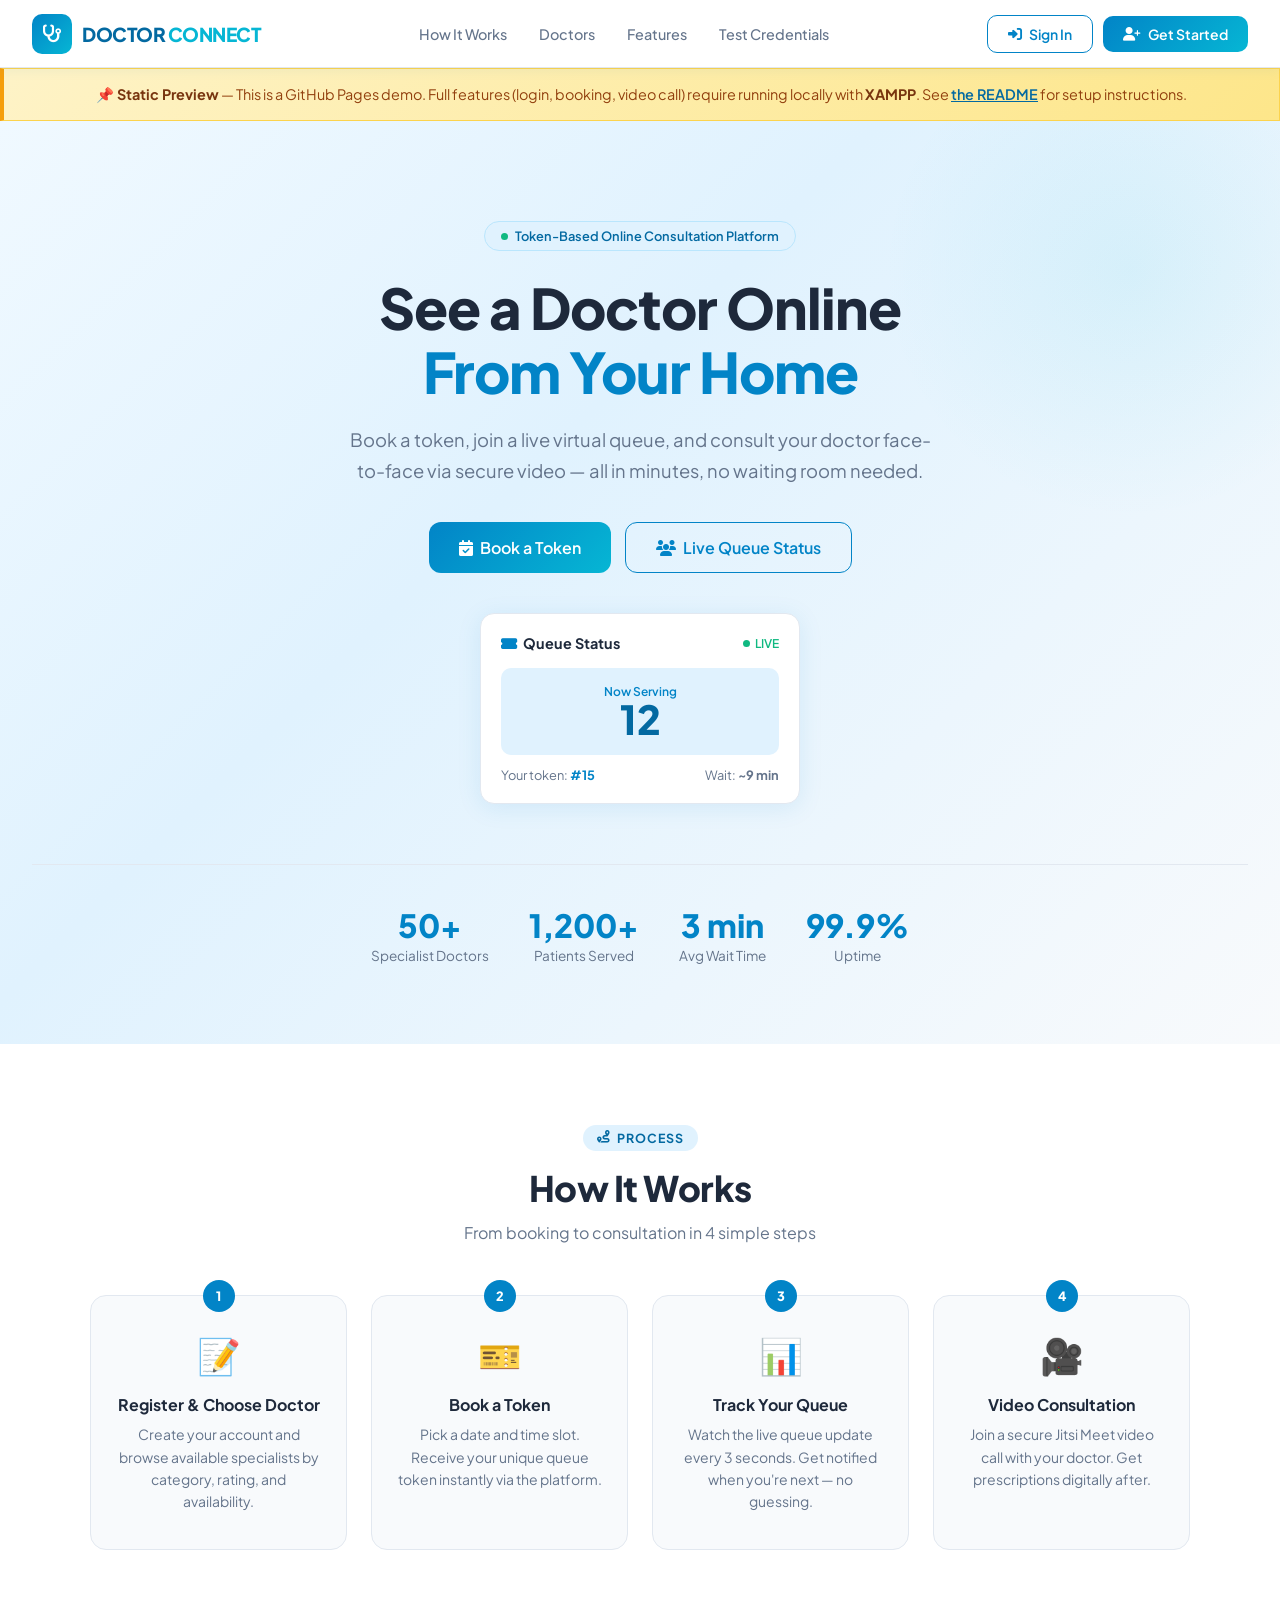
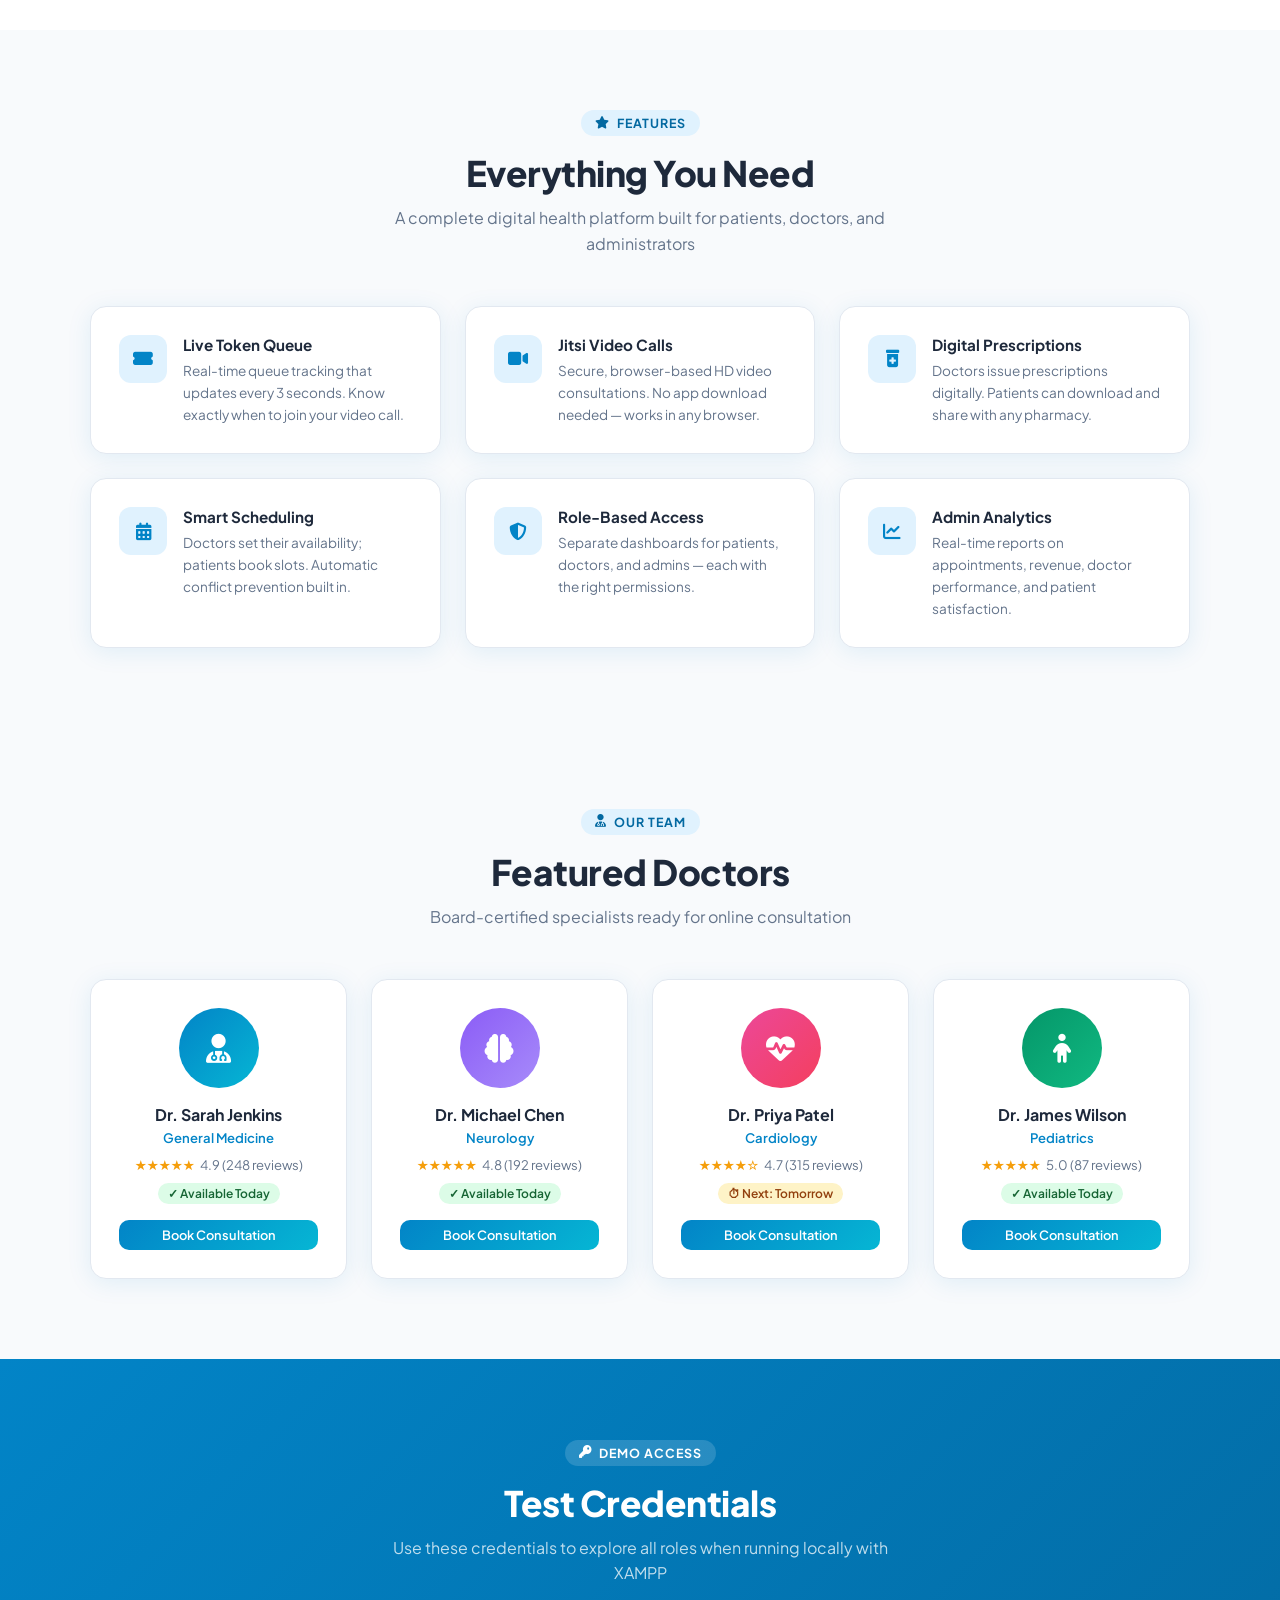
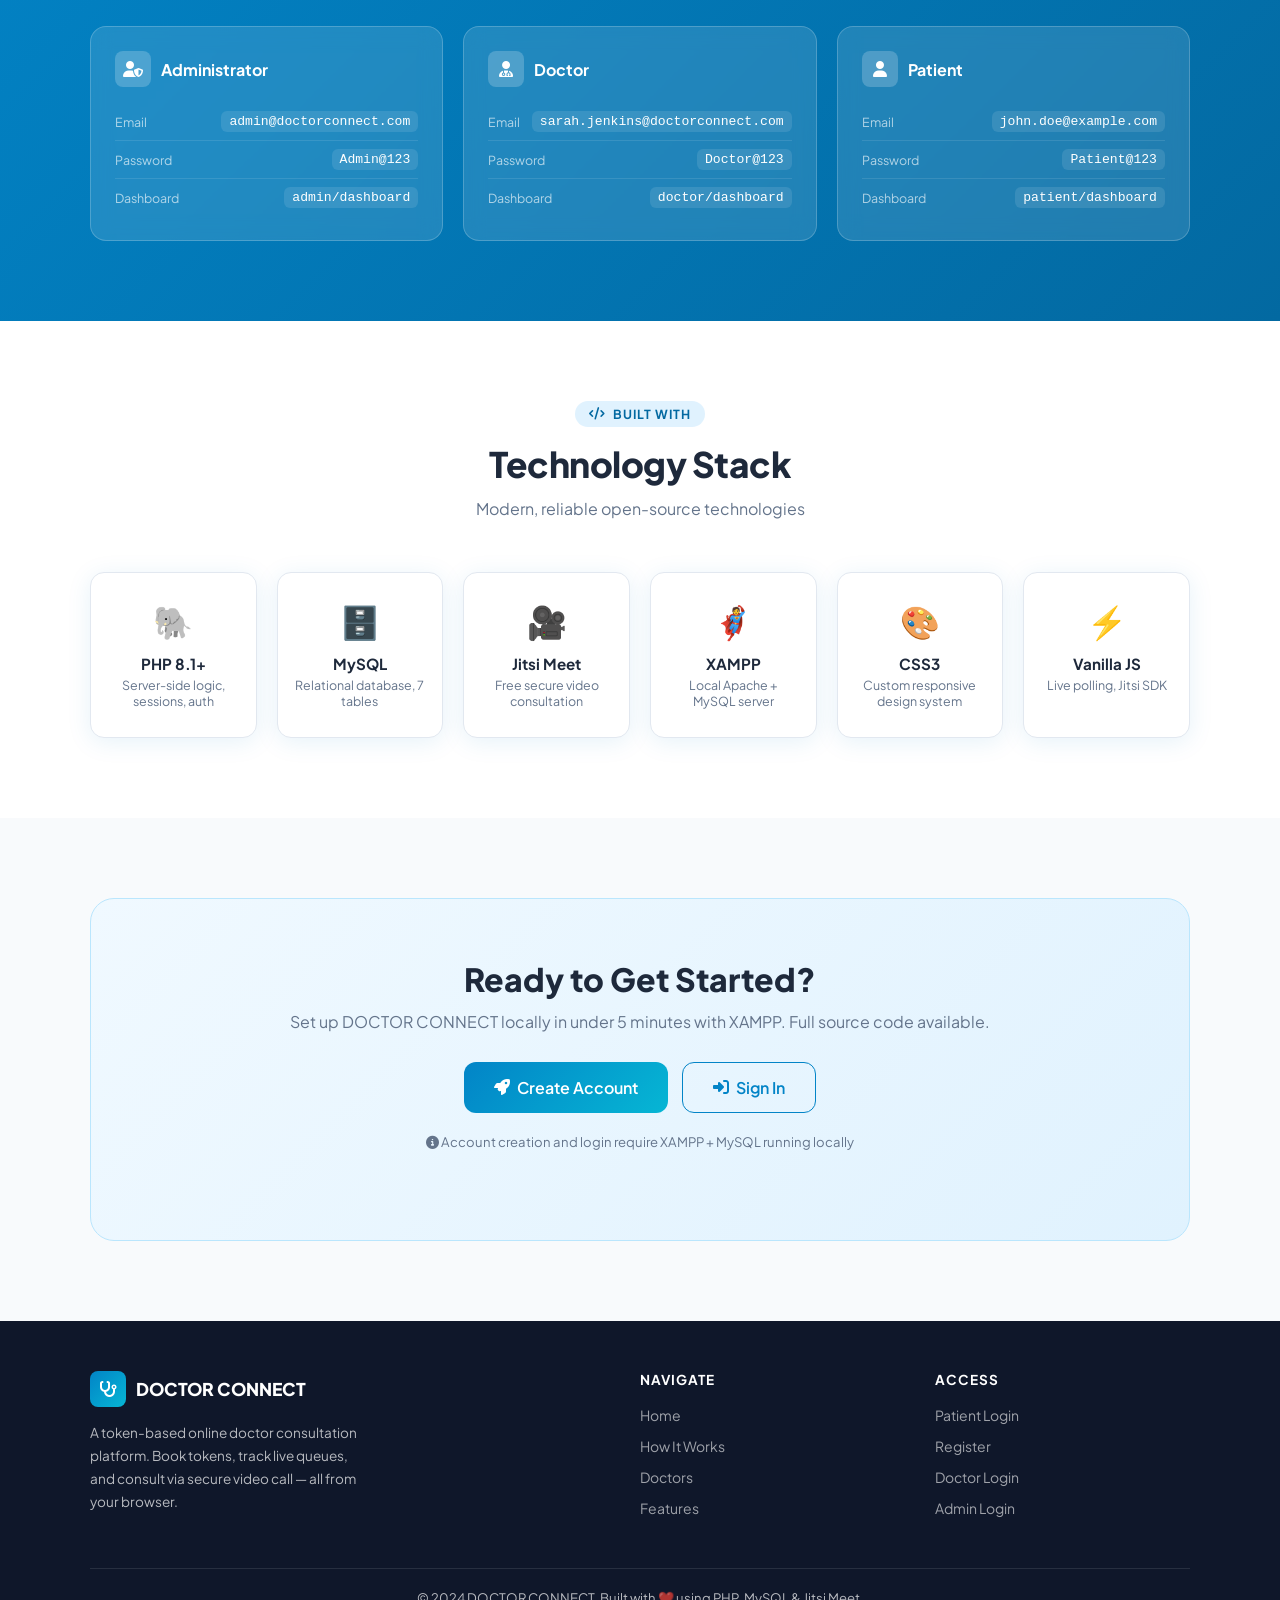
<file: doctorconnected/index.html>
<!DOCTYPE html>
<html lang="en">
<head>
    <meta charset="UTF-8">
    <meta name="viewport" content="width=device-width, initial-scale=1.0">
    <title>DOCTOR CONNECT — Token-Based Online Consultation</title>
    <link href="https://fonts.googleapis.com/css2?family=Plus+Jakarta+Sans:wght@300;400;500;600;700;800&display=swap" rel="stylesheet">
    <link rel="stylesheet" href="https://cdnjs.cloudflare.com/ajax/libs/font-awesome/6.5.0/css/all.min.css">
    <style>
        *, *::before, *::after { box-sizing: border-box; margin: 0; padding: 0; }

        :root {
            --primary: #0284c7;
            --primary-dark: #0369a1;
            --primary-light: #e0f2fe;
            --accent: #06b6d4;
            --success: #10b981;
            --warning: #f59e0b;
            --danger: #ef4444;
            --text: #1e293b;
            --text-muted: #64748b;
            --border: #e2e8f0;
            --bg: #f8fafc;
            --white: #ffffff;
            --shadow: 0 4px 24px rgba(2,132,199,0.10);
            --radius: 16px;
        }

        body { font-family: 'Plus Jakarta Sans', sans-serif; color: var(--text); background: var(--bg); }

        /* ── NAVBAR ── */
        .navbar {
            position: sticky; top: 0; z-index: 100;
            background: rgba(255,255,255,0.95);
            backdrop-filter: blur(12px);
            border-bottom: 1px solid var(--border);
            padding: 0 2rem;
            display: flex; align-items: center; justify-content: space-between;
            height: 68px;
            box-shadow: 0 2px 12px rgba(2,132,199,0.07);
        }
        .nav-brand { display: flex; align-items: center; gap: 10px; text-decoration: none; }
        .nav-logo {
            width: 40px; height: 40px; background: linear-gradient(135deg,#0284c7,#06b6d4);
            border-radius: 10px; display: flex; align-items: center; justify-content: center;
        }
        .nav-logo i { color: #fff; font-size: 1.1rem; }
        .nav-brand-text { font-size: 1.2rem; font-weight: 800; color: var(--primary-dark); letter-spacing: -0.5px; }
        .nav-brand-text span { color: var(--accent); }

        .nav-links { display: flex; gap: 2rem; list-style: none; }
        .nav-links a { text-decoration: none; color: var(--text-muted); font-weight: 500; font-size: 0.9rem; transition: color .2s; }
        .nav-links a:hover { color: var(--primary); }

        .nav-actions { display: flex; gap: 10px; align-items: center; }
        .btn { display: inline-flex; align-items: center; gap: 7px; padding: 9px 20px; border-radius: 10px; font-weight: 600; font-size: 0.875rem; text-decoration: none; cursor: pointer; border: none; transition: all .2s; }
        .btn-outline { background: transparent; border: 1.5px solid var(--primary); color: var(--primary); }
        .btn-outline:hover { background: var(--primary); color: #fff; }
        .btn-primary { background: linear-gradient(135deg,#0284c7,#06b6d4); color: #fff; }
        .btn-primary:hover { background: linear-gradient(135deg,#0369a1,#0891b2); transform: translateY(-1px); box-shadow: 0 4px 16px rgba(2,132,199,0.3); }
        .btn-success { background: var(--success); color: #fff; }
        .btn-success:hover { background: #059669; transform: translateY(-1px); }
        .btn-lg { padding: 14px 30px; font-size: 1rem; border-radius: 12px; }
        .btn-sm { padding: 7px 14px; font-size: 0.8rem; }

        /* ── HERO ── */
        .hero {
            background: linear-gradient(135deg, #f0f9ff 0%, #e0f2fe 40%, #f8fafc 100%);
            padding: 100px 2rem 80px;
            text-align: center;
            position: relative; overflow: hidden;
        }
        .hero::before {
            content: ''; position: absolute; top: -100px; right: -100px;
            width: 500px; height: 500px; border-radius: 50%;
            background: radial-gradient(circle, rgba(6,182,212,0.08) 0%, transparent 70%);
        }
        .hero-badge {
            display: inline-flex; align-items: center; gap: 7px;
            background: var(--primary-light); color: var(--primary-dark);
            border: 1px solid #bae6fd; border-radius: 50px;
            padding: 6px 16px; font-size: 0.8rem; font-weight: 600;
            margin-bottom: 24px;
        }
        .hero-badge .dot { width: 7px; height: 7px; background: var(--success); border-radius: 50%; animation: pulse 2s infinite; }
        @keyframes pulse { 0%,100%{opacity:1;transform:scale(1)} 50%{opacity:.6;transform:scale(1.3)} }
        .hero h1 {
            font-size: clamp(2rem, 5vw, 3.5rem); font-weight: 800; line-height: 1.15;
            color: var(--text); margin-bottom: 20px; letter-spacing: -1px;
        }
        .hero h1 .highlight { color: var(--primary); }
        .hero p { font-size: 1.15rem; color: var(--text-muted); max-width: 600px; margin: 0 auto 36px; line-height: 1.7; }
        .hero-actions { display: flex; gap: 14px; justify-content: center; flex-wrap: wrap; }
        .hero-stats {
            display: flex; gap: 40px; justify-content: center; flex-wrap: wrap;
            margin-top: 60px; padding-top: 40px; border-top: 1px solid var(--border);
        }
        .stat { text-align: center; }
        .stat-num { font-size: 2rem; font-weight: 800; color: var(--primary); }
        .stat-label { font-size: 0.85rem; color: var(--text-muted); margin-top: 2px; }

        /* ── NOTICE BANNER ── */
        .notice-banner {
            background: linear-gradient(135deg,#fef3c7,#fde68a);
            border: 1px solid #fcd34d;
            border-left: 4px solid var(--warning);
            padding: 16px 2rem; text-align: center;
            font-size: 0.9rem; color: #92400e;
        }
        .notice-banner strong { color: #78350f; }
        .notice-banner a { color: var(--primary-dark); font-weight: 600; }

        /* ── SECTIONS ── */
        section { padding: 80px 2rem; }
        .container { max-width: 1100px; margin: 0 auto; }
        .section-label {
            display: inline-flex; align-items: center; gap: 7px;
            background: var(--primary-light); color: var(--primary-dark);
            border-radius: 50px; padding: 5px 14px; font-size: 0.78rem; font-weight: 700;
            text-transform: uppercase; letter-spacing: 1px; margin-bottom: 14px;
        }
        .section-title { font-size: clamp(1.6rem,3vw,2.2rem); font-weight: 800; color: var(--text); margin-bottom: 10px; letter-spacing: -0.5px; }
        .section-sub { color: var(--text-muted); font-size: 1rem; max-width: 540px; line-height: 1.6; }
        .text-center { text-align: center; }
        .text-center .section-sub { margin: 0 auto; }

        /* ── CARDS ── */
        .card {
            background: var(--white); border: 1px solid var(--border);
            border-radius: var(--radius); padding: 28px;
            box-shadow: var(--shadow); transition: transform .2s, box-shadow .2s;
        }
        .card:hover { transform: translateY(-4px); box-shadow: 0 12px 32px rgba(2,132,199,0.13); }

        /* ── HOW IT WORKS ── */
        .steps-bg { background: var(--white); }
        .steps-grid { display: grid; grid-template-columns: repeat(auto-fit, minmax(220px, 1fr)); gap: 24px; margin-top: 50px; }
        .step-card { text-align: center; padding: 36px 24px; border-radius: var(--radius); border: 1px solid var(--border); position: relative; background: var(--bg); }
        .step-num {
            position: absolute; top: -16px; left: 50%; transform: translateX(-50%);
            width: 32px; height: 32px; background: var(--primary); color: #fff;
            border-radius: 50%; display: flex; align-items: center; justify-content: center;
            font-size: 0.8rem; font-weight: 800;
        }
        .step-icon { font-size: 2.2rem; margin-bottom: 16px; }
        .step-title { font-size: 1rem; font-weight: 700; color: var(--text); margin-bottom: 8px; }
        .step-desc { font-size: 0.875rem; color: var(--text-muted); line-height: 1.6; }

        /* ── DOCTORS ── */
        .doctors-bg { background: var(--bg); }
        .doctors-grid { display: grid; grid-template-columns: repeat(auto-fit, minmax(240px, 1fr)); gap: 24px; margin-top: 50px; }
        .doctor-card { text-align: center; border-radius: var(--radius); overflow: hidden; }
        .doctor-avatar {
            width: 80px; height: 80px; border-radius: 50%;
            background: linear-gradient(135deg,#0284c7,#06b6d4);
            display: flex; align-items: center; justify-content: center;
            margin: 0 auto 16px; font-size: 1.8rem; color: #fff;
        }
        .doctor-name { font-size: 1rem; font-weight: 700; color: var(--text); }
        .doctor-spec { font-size: 0.82rem; color: var(--primary); font-weight: 600; margin: 4px 0 10px; }
        .doctor-rating { display: flex; align-items: center; justify-content: center; gap: 5px; font-size: 0.82rem; color: var(--text-muted); }
        .stars { color: #f59e0b; }
        .badge-avail {
            display: inline-block; background: #dcfce7; color: #166534;
            border-radius: 20px; padding: 3px 10px; font-size: 0.75rem; font-weight: 600; margin-top: 10px;
        }
        .badge-busy {
            display: inline-block; background: #fef3c7; color: #92400e;
            border-radius: 20px; padding: 3px 10px; font-size: 0.75rem; font-weight: 600; margin-top: 10px;
        }

        /* ── CREDENTIALS ── */
        .creds-bg { background: linear-gradient(135deg,#0284c7,#0369a1); }
        .creds-grid { display: grid; grid-template-columns: repeat(auto-fit, minmax(260px, 1fr)); gap: 20px; margin-top: 40px; }
        .cred-card {
            background: rgba(255,255,255,0.12);
            border: 1px solid rgba(255,255,255,0.2);
            border-radius: var(--radius); padding: 24px;
            backdrop-filter: blur(10px);
        }
        .cred-role { display: flex; align-items: center; gap: 10px; margin-bottom: 16px; }
        .cred-icon { width: 36px; height: 36px; background: rgba(255,255,255,0.2); border-radius: 8px; display: flex; align-items: center; justify-content: center; }
        .cred-icon i { color: #fff; font-size: 1rem; }
        .cred-role-name { font-weight: 700; color: #fff; font-size: 1rem; }
        .cred-row { display: flex; justify-content: space-between; align-items: center; padding: 8px 0; border-bottom: 1px solid rgba(255,255,255,0.1); }
        .cred-row:last-child { border-bottom: none; }
        .cred-label { font-size: 0.78rem; color: rgba(255,255,255,0.65); }
        .cred-value { font-size: 0.82rem; font-family: monospace; color: #fff; background: rgba(255,255,255,0.1); padding: 3px 8px; border-radius: 6px; }
        .creds-title { color: #fff; }
        .creds-sub { color: rgba(255,255,255,0.75); }

        /* ── TECH STACK ── */
        .tech-bg { background: var(--white); }
        .tech-grid { display: grid; grid-template-columns: repeat(auto-fit, minmax(160px, 1fr)); gap: 20px; margin-top: 50px; }
        .tech-card { text-align: center; padding: 28px 16px; border-radius: 14px; border: 1px solid var(--border); }
        .tech-icon { font-size: 2rem; margin-bottom: 12px; }
        .tech-name { font-weight: 700; font-size: 0.95rem; color: var(--text); margin-bottom: 4px; }
        .tech-desc { font-size: 0.78rem; color: var(--text-muted); }

        /* ── CTA SECTION ── */
        .cta-bg { background: var(--bg); }
        .cta-box {
            background: linear-gradient(135deg,#f0f9ff,#e0f2fe);
            border: 1px solid #bae6fd; border-radius: 24px;
            padding: 60px 40px; text-align: center;
        }
        .cta-box h2 { font-size: 2rem; font-weight: 800; color: var(--text); margin-bottom: 12px; }
        .cta-box p { color: var(--text-muted); font-size: 1rem; margin-bottom: 30px; }

        /* ── FEATURES ── */
        .features-bg { background: var(--bg); }
        .features-grid { display: grid; grid-template-columns: repeat(auto-fit, minmax(280px, 1fr)); gap: 24px; margin-top: 50px; }
        .feature-card { display: flex; gap: 16px; }
        .feature-icon-wrap { width: 48px; height: 48px; border-radius: 12px; background: var(--primary-light); display: flex; align-items: center; justify-content: center; flex-shrink: 0; }
        .feature-icon-wrap i { color: var(--primary); font-size: 1.1rem; }
        .feature-title { font-size: 0.95rem; font-weight: 700; color: var(--text); margin-bottom: 6px; }
        .feature-desc { font-size: 0.85rem; color: var(--text-muted); line-height: 1.6; }

        /* ── FOOTER ── */
        footer {
            background: #0f172a; color: rgba(255,255,255,0.7);
            padding: 50px 2rem 24px;
        }
        .footer-grid { display: grid; grid-template-columns: 2fr 1fr 1fr; gap: 40px; max-width: 1100px; margin: 0 auto 40px; }
        .footer-brand { margin-bottom: 14px; }
        .footer-logo { display: flex; align-items: center; gap: 10px; margin-bottom: 14px; }
        .footer-logo-icon { width: 36px; height: 36px; background: linear-gradient(135deg,#0284c7,#06b6d4); border-radius: 8px; display: flex; align-items: center; justify-content: center; }
        .footer-logo-icon i { color: #fff; }
        .footer-logo-text { font-size: 1.1rem; font-weight: 800; color: #fff; }
        .footer-desc { font-size: 0.85rem; line-height: 1.7; max-width: 280px; }
        .footer-heading { font-size: 0.85rem; font-weight: 700; color: #fff; text-transform: uppercase; letter-spacing: 1px; margin-bottom: 16px; }
        .footer-links { list-style: none; }
        .footer-links li { margin-bottom: 10px; }
        .footer-links a { color: rgba(255,255,255,0.6); text-decoration: none; font-size: 0.875rem; transition: color .2s; }
        .footer-links a:hover { color: #fff; }
        .footer-bottom { border-top: 1px solid rgba(255,255,255,0.1); padding-top: 20px; text-align: center; font-size: 0.82rem; max-width: 1100px; margin: 0 auto; }

        /* ── MOBILE ── */
        @media(max-width:768px){
            .nav-links { display: none; }
            .footer-grid { grid-template-columns: 1fr; }
            .hero { padding: 70px 1.2rem 50px; }
            section { padding: 60px 1.2rem; }
        }

        /* ── QUEUE DEMO WIDGET ── */
        .queue-widget {
            background: var(--white); border: 1px solid var(--border); border-radius: 14px;
            padding: 20px; max-width: 320px; margin: 40px auto 0; box-shadow: var(--shadow);
        }
        .queue-header { display: flex; align-items: center; justify-content: space-between; margin-bottom: 16px; }
        .queue-title { font-weight: 700; font-size: 0.9rem; color: var(--text); }
        .live-dot { display: flex; align-items: center; gap: 5px; font-size: 0.75rem; color: var(--success); font-weight: 600; }
        .live-dot-circle { width: 7px; height: 7px; background: var(--success); border-radius: 50%; animation: pulse 1.5s infinite; }
        .queue-token { text-align: center; padding: 16px; background: var(--primary-light); border-radius: 10px; margin-bottom: 12px; }
        .token-label { font-size: 0.75rem; color: var(--primary); font-weight: 600; }
        .token-num { font-size: 2.5rem; font-weight: 800; color: var(--primary-dark); line-height: 1; }
        .queue-info { display: flex; justify-content: space-between; font-size: 0.8rem; color: var(--text-muted); }

        /* scroll reveal */
        .reveal { opacity: 0; transform: translateY(28px); transition: opacity .6s ease, transform .6s ease; }
        .revealed { opacity: 1; transform: none; }
    </style>
</head>
<body>

<!-- ── NAVBAR ── -->
<nav class="navbar">
    <a href="index.html" class="nav-brand">
        <div class="nav-logo"><i class="fas fa-stethoscope"></i></div>
        <span class="nav-brand-text">DOCTOR <span>CONNECT</span></span>
    </a>
    <ul class="nav-links">
        <li><a href="#how-it-works">How It Works</a></li>
        <li><a href="#doctors">Doctors</a></li>
        <li><a href="#features">Features</a></li>
        <li><a href="#credentials">Test Credentials</a></li>
    </ul>
    <div class="nav-actions">
        <a href="auth/login.html" class="btn btn-outline"><i class="fas fa-sign-in-alt"></i> Sign In</a>
        <a href="auth/register.html" class="btn btn-primary"><i class="fas fa-user-plus"></i> Get Started</a>
    </div>
</nav>

<!-- ── GITHUB PAGES NOTICE ── -->
<div class="notice-banner">
    <strong>📌 Static Preview</strong> — This is a GitHub Pages demo. Full features (login, booking, video call) require running locally with <strong>XAMPP</strong>.
    See <a href="https://github.com">the README</a> for setup instructions.
</div>

<!-- ── HERO ── -->
<section class="hero">
    <div class="hero-badge">
        <span class="dot"></span>
        Token-Based Online Consultation Platform
    </div>
    <h1>See a Doctor Online<br><span class="highlight">From Your Home</span></h1>
    <p>Book a token, join a live virtual queue, and consult your doctor face-to-face via secure video — all in minutes, no waiting room needed.</p>
    <div class="hero-actions">
        <a href="auth/register.html" class="btn btn-primary btn-lg"><i class="fas fa-calendar-check"></i> Book a Token</a>
        <a href="patient/queue.html" class="btn btn-outline btn-lg"><i class="fas fa-users"></i> Live Queue Status</a>
    </div>

    <!-- Mini Queue Widget -->
    <div class="queue-widget reveal">
        <div class="queue-header">
            <span class="queue-title"><i class="fas fa-ticket-alt" style="color:var(--primary);margin-right:6px"></i>Queue Status</span>
            <span class="live-dot"><span class="live-dot-circle"></span> LIVE</span>
        </div>
        <div class="queue-token">
            <div class="token-label">Now Serving</div>
            <div class="token-num" id="tokenNum">12</div>
        </div>
        <div class="queue-info">
            <span>Your token: <strong style="color:var(--primary)">#15</strong></span>
            <span>Wait: <strong>~9 min</strong></span>
        </div>
    </div>

    <div class="hero-stats reveal">
        <div class="stat"><div class="stat-num">50+</div><div class="stat-label">Specialist Doctors</div></div>
        <div class="stat"><div class="stat-num">1,200+</div><div class="stat-label">Patients Served</div></div>
        <div class="stat"><div class="stat-num">3 min</div><div class="stat-label">Avg Wait Time</div></div>
        <div class="stat"><div class="stat-num">99.9%</div><div class="stat-label">Uptime</div></div>
    </div>
</section>

<!-- ── HOW IT WORKS ── -->
<section class="steps-bg" id="how-it-works">
    <div class="container">
        <div class="text-center">
            <div class="section-label"><i class="fas fa-route"></i> Process</div>
            <h2 class="section-title">How It Works</h2>
            <p class="section-sub">From booking to consultation in 4 simple steps</p>
        </div>
        <div class="steps-grid">
            <div class="step-card reveal">
                <div class="step-num">1</div>
                <div class="step-icon">📝</div>
                <div class="step-title">Register &amp; Choose Doctor</div>
                <div class="step-desc">Create your account and browse available specialists by category, rating, and availability.</div>
            </div>
            <div class="step-card reveal">
                <div class="step-num">2</div>
                <div class="step-icon">🎫</div>
                <div class="step-title">Book a Token</div>
                <div class="step-desc">Pick a date and time slot. Receive your unique queue token instantly via the platform.</div>
            </div>
            <div class="step-card reveal">
                <div class="step-num">3</div>
                <div class="step-icon">📊</div>
                <div class="step-title">Track Your Queue</div>
                <div class="step-desc">Watch the live queue update every 3 seconds. Get notified when you're next — no guessing.</div>
            </div>
            <div class="step-card reveal">
                <div class="step-num">4</div>
                <div class="step-icon">🎥</div>
                <div class="step-title">Video Consultation</div>
                <div class="step-desc">Join a secure Jitsi Meet video call with your doctor. Get prescriptions digitally after.</div>
            </div>
        </div>
    </div>
</section>

<!-- ── FEATURES ── -->
<section class="features-bg" id="features">
    <div class="container">
        <div class="text-center">
            <div class="section-label"><i class="fas fa-star"></i> Features</div>
            <h2 class="section-title">Everything You Need</h2>
            <p class="section-sub">A complete digital health platform built for patients, doctors, and administrators</p>
        </div>
        <div class="features-grid" style="margin-top:50px">
            <div class="card feature-card reveal">
                <div class="feature-icon-wrap"><i class="fas fa-ticket-alt"></i></div>
                <div><div class="feature-title">Live Token Queue</div><div class="feature-desc">Real-time queue tracking that updates every 3 seconds. Know exactly when to join your video call.</div></div>
            </div>
            <div class="card feature-card reveal">
                <div class="feature-icon-wrap"><i class="fas fa-video"></i></div>
                <div><div class="feature-title">Jitsi Video Calls</div><div class="feature-desc">Secure, browser-based HD video consultations. No app download needed — works in any browser.</div></div>
            </div>
            <div class="card feature-card reveal">
                <div class="feature-icon-wrap"><i class="fas fa-prescription-bottle-alt"></i></div>
                <div><div class="feature-title">Digital Prescriptions</div><div class="feature-desc">Doctors issue prescriptions digitally. Patients can download and share with any pharmacy.</div></div>
            </div>
            <div class="card feature-card reveal">
                <div class="feature-icon-wrap"><i class="fas fa-calendar-alt"></i></div>
                <div><div class="feature-title">Smart Scheduling</div><div class="feature-desc">Doctors set their availability; patients book slots. Automatic conflict prevention built in.</div></div>
            </div>
            <div class="card feature-card reveal">
                <div class="feature-icon-wrap"><i class="fas fa-shield-alt"></i></div>
                <div><div class="feature-title">Role-Based Access</div><div class="feature-desc">Separate dashboards for patients, doctors, and admins — each with the right permissions.</div></div>
            </div>
            <div class="card feature-card reveal">
                <div class="feature-icon-wrap"><i class="fas fa-chart-line"></i></div>
                <div><div class="feature-title">Admin Analytics</div><div class="feature-desc">Real-time reports on appointments, revenue, doctor performance, and patient satisfaction.</div></div>
            </div>
        </div>
    </div>
</section>

<!-- ── FEATURED DOCTORS ── -->
<section class="doctors-bg" id="doctors">
    <div class="container">
        <div class="text-center">
            <div class="section-label"><i class="fas fa-user-md"></i> Our Team</div>
            <h2 class="section-title">Featured Doctors</h2>
            <p class="section-sub">Board-certified specialists ready for online consultation</p>
        </div>
        <div class="doctors-grid">
            <div class="card doctor-card reveal">
                <div class="doctor-avatar"><i class="fas fa-user-md"></i></div>
                <div class="doctor-name">Dr. Sarah Jenkins</div>
                <div class="doctor-spec">General Medicine</div>
                <div class="doctor-rating"><span class="stars">★★★★★</span> 4.9 (248 reviews)</div>
                <div class="badge-avail">✓ Available Today</div>
                <a href="auth/login.html" class="btn btn-primary btn-sm" style="margin-top:16px;width:100%;justify-content:center">Book Consultation</a>
            </div>
            <div class="card doctor-card reveal">
                <div class="doctor-avatar" style="background:linear-gradient(135deg,#8b5cf6,#a78bfa)"><i class="fas fa-brain"></i></div>
                <div class="doctor-name">Dr. Michael Chen</div>
                <div class="doctor-spec">Neurology</div>
                <div class="doctor-rating"><span class="stars">★★★★★</span> 4.8 (192 reviews)</div>
                <div class="badge-avail">✓ Available Today</div>
                <a href="auth/login.html" class="btn btn-primary btn-sm" style="margin-top:16px;width:100%;justify-content:center">Book Consultation</a>
            </div>
            <div class="card doctor-card reveal">
                <div class="doctor-avatar" style="background:linear-gradient(135deg,#ec4899,#f43f5e)"><i class="fas fa-heartbeat"></i></div>
                <div class="doctor-name">Dr. Priya Patel</div>
                <div class="doctor-spec">Cardiology</div>
                <div class="doctor-rating"><span class="stars">★★★★☆</span> 4.7 (315 reviews)</div>
                <div class="badge-busy">⏱ Next: Tomorrow</div>
                <a href="auth/login.html" class="btn btn-primary btn-sm" style="margin-top:16px;width:100%;justify-content:center">Book Consultation</a>
            </div>
            <div class="card doctor-card reveal">
                <div class="doctor-avatar" style="background:linear-gradient(135deg,#059669,#10b981)"><i class="fas fa-child"></i></div>
                <div class="doctor-name">Dr. James Wilson</div>
                <div class="doctor-spec">Pediatrics</div>
                <div class="doctor-rating"><span class="stars">★★★★★</span> 5.0 (87 reviews)</div>
                <div class="badge-avail">✓ Available Today</div>
                <a href="auth/login.html" class="btn btn-primary btn-sm" style="margin-top:16px;width:100%;justify-content:center">Book Consultation</a>
            </div>
        </div>
    </div>
</section>

<!-- ── TEST CREDENTIALS ── -->
<section class="creds-bg" id="credentials">
    <div class="container">
        <div class="text-center">
            <div class="section-label" style="background:rgba(255,255,255,0.15);color:#fff;border-color:rgba(255,255,255,0.3)"><i class="fas fa-key"></i> Demo Access</div>
            <h2 class="section-title creds-title">Test Credentials</h2>
            <p class="section-sub creds-sub">Use these credentials to explore all roles when running locally with XAMPP</p>
        </div>
        <div class="creds-grid">
            <div class="cred-card">
                <div class="cred-role">
                    <div class="cred-icon"><i class="fas fa-user-shield"></i></div>
                    <span class="cred-role-name">Administrator</span>
                </div>
                <div class="cred-row"><span class="cred-label">Email</span><span class="cred-value">admin@doctorconnect.com</span></div>
                <div class="cred-row"><span class="cred-label">Password</span><span class="cred-value">Admin@123</span></div>
                <div class="cred-row"><span class="cred-label">Dashboard</span><span class="cred-value">admin/dashboard</span></div>
            </div>
            <div class="cred-card">
                <div class="cred-role">
                    <div class="cred-icon"><i class="fas fa-user-md"></i></div>
                    <span class="cred-role-name">Doctor</span>
                </div>
                <div class="cred-row"><span class="cred-label">Email</span><span class="cred-value">sarah.jenkins@doctorconnect.com</span></div>
                <div class="cred-row"><span class="cred-label">Password</span><span class="cred-value">Doctor@123</span></div>
                <div class="cred-row"><span class="cred-label">Dashboard</span><span class="cred-value">doctor/dashboard</span></div>
            </div>
            <div class="cred-card">
                <div class="cred-role">
                    <div class="cred-icon"><i class="fas fa-user"></i></div>
                    <span class="cred-role-name">Patient</span>
                </div>
                <div class="cred-row"><span class="cred-label">Email</span><span class="cred-value">john.doe@example.com</span></div>
                <div class="cred-row"><span class="cred-label">Password</span><span class="cred-value">Patient@123</span></div>
                <div class="cred-row"><span class="cred-label">Dashboard</span><span class="cred-value">patient/dashboard</span></div>
            </div>
        </div>
    </div>
</section>

<!-- ── TECH STACK ── -->
<section class="tech-bg">
    <div class="container">
        <div class="text-center">
            <div class="section-label"><i class="fas fa-code"></i> Built With</div>
            <h2 class="section-title">Technology Stack</h2>
            <p class="section-sub">Modern, reliable open-source technologies</p>
        </div>
        <div class="tech-grid">
            <div class="card tech-card reveal">
                <div class="tech-icon">🐘</div>
                <div class="tech-name">PHP 8.1+</div>
                <div class="tech-desc">Server-side logic, sessions, auth</div>
            </div>
            <div class="card tech-card reveal">
                <div class="tech-icon">🗄️</div>
                <div class="tech-name">MySQL</div>
                <div class="tech-desc">Relational database, 7 tables</div>
            </div>
            <div class="card tech-card reveal">
                <div class="tech-icon">🎥</div>
                <div class="tech-name">Jitsi Meet</div>
                <div class="tech-desc">Free secure video consultation</div>
            </div>
            <div class="card tech-card reveal">
                <div class="tech-icon">🦸</div>
                <div class="tech-name">XAMPP</div>
                <div class="tech-desc">Local Apache + MySQL server</div>
            </div>
            <div class="card tech-card reveal">
                <div class="tech-icon">🎨</div>
                <div class="tech-name">CSS3</div>
                <div class="tech-desc">Custom responsive design system</div>
            </div>
            <div class="card tech-card reveal">
                <div class="tech-icon">⚡</div>
                <div class="tech-name">Vanilla JS</div>
                <div class="tech-desc">Live polling, Jitsi SDK</div>
            </div>
        </div>
    </div>
</section>

<!-- ── CTA ── -->
<section class="cta-bg">
    <div class="container">
        <div class="cta-box reveal">
            <h2>Ready to Get Started?</h2>
            <p>Set up DOCTOR CONNECT locally in under 5 minutes with XAMPP. Full source code available.</p>
            <div style="display:flex;gap:14px;justify-content:center;flex-wrap:wrap">
                <a href="auth/register.html" class="btn btn-primary btn-lg"><i class="fas fa-rocket"></i> Create Account</a>
                <a href="auth/login.html" class="btn btn-outline btn-lg"><i class="fas fa-sign-in-alt"></i> Sign In</a>
            </div>
            <p style="margin-top:20px;font-size:0.82rem;color:var(--text-muted)">
                <i class="fas fa-info-circle"></i> Account creation and login require XAMPP + MySQL running locally
            </p>
        </div>
    </div>
</section>

<!-- ── FOOTER ── -->
<footer>
    <div class="footer-grid">
        <div>
            <div class="footer-logo">
                <div class="footer-logo-icon"><i class="fas fa-stethoscope"></i></div>
                <span class="footer-logo-text">DOCTOR CONNECT</span>
            </div>
            <p class="footer-desc">A token-based online doctor consultation platform. Book tokens, track live queues, and consult via secure video call — all from your browser.</p>
        </div>
        <div>
            <div class="footer-heading">Navigate</div>
            <ul class="footer-links">
                <li><a href="index.html">Home</a></li>
                <li><a href="#how-it-works">How It Works</a></li>
                <li><a href="#doctors">Doctors</a></li>
                <li><a href="#features">Features</a></li>
            </ul>
        </div>
        <div>
            <div class="footer-heading">Access</div>
            <ul class="footer-links">
                <li><a href="auth/login.html">Patient Login</a></li>
                <li><a href="auth/register.html">Register</a></li>
                <li><a href="auth/login.html">Doctor Login</a></li>
                <li><a href="auth/login.html">Admin Login</a></li>
            </ul>
        </div>
    </div>
    <div class="footer-bottom">
        <p>© 2024 DOCTOR CONNECT. Built with ❤️ using PHP, MySQL &amp; Jitsi Meet.</p>
    </div>
</footer>

<script>
    // Scroll reveal animation
    const observer = new IntersectionObserver((entries) => {
        entries.forEach(e => { if (e.isIntersecting) { e.target.classList.add('revealed'); } });
    }, { threshold: 0.1 });
    document.querySelectorAll('.reveal').forEach(el => observer.observe(el));

    // Animated token counter (demo)
    let token = 12;
    setInterval(() => {
        const el = document.getElementById('tokenNum');
        if (el && token < 14) { token++; el.textContent = token; }
    }, 4000);
</script>
</body>
</html>
</file>
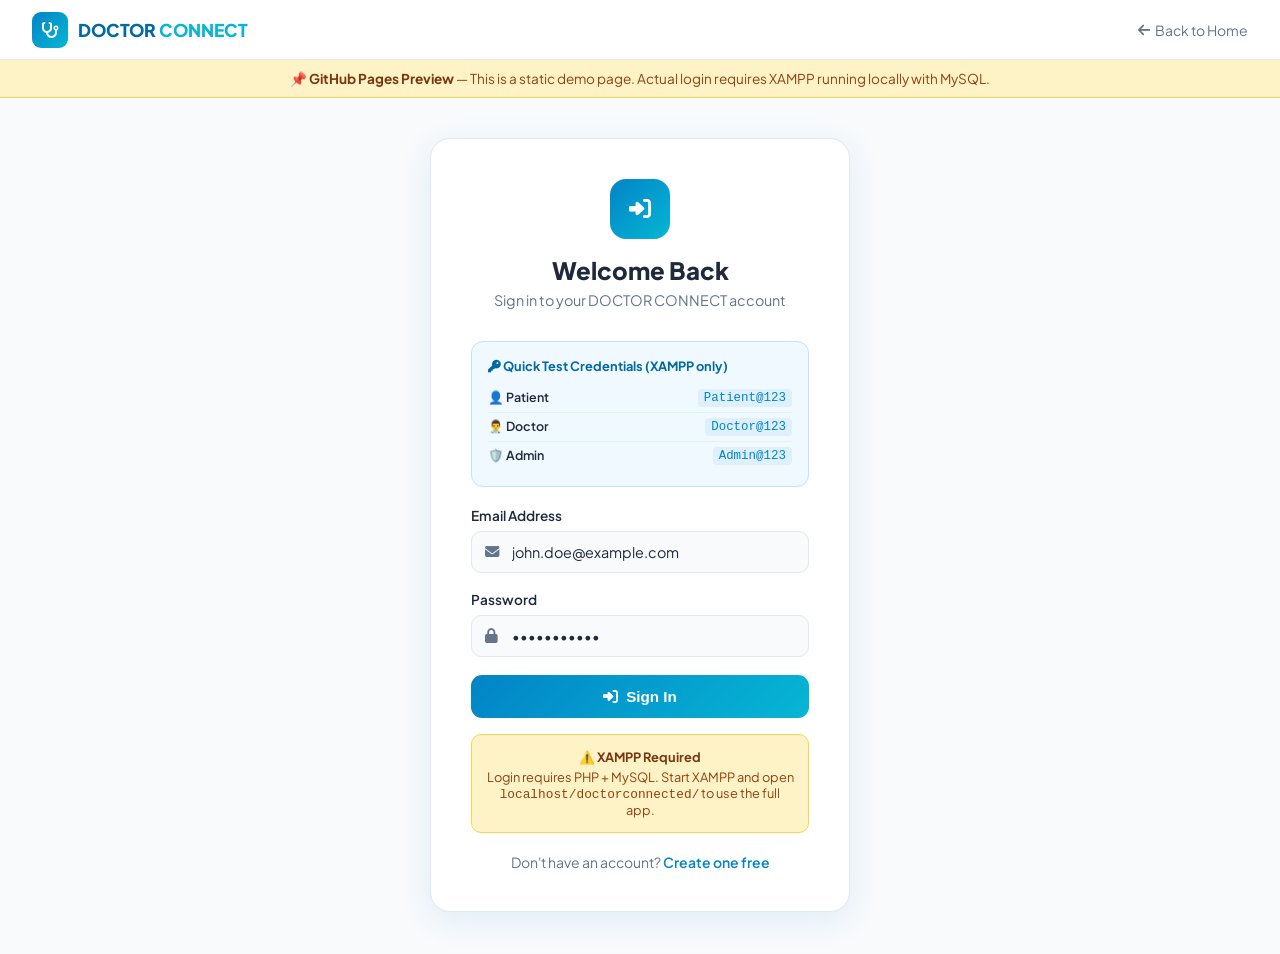
<file: doctorconnected/auth/login.html>
<!DOCTYPE html>
<html lang="en">
<head>
    <meta charset="UTF-8">
    <meta name="viewport" content="width=device-width, initial-scale=1.0">
    <title>Sign In — DOCTOR CONNECT</title>
    <link href="https://fonts.googleapis.com/css2?family=Plus+Jakarta+Sans:wght@400;500;600;700;800&display=swap" rel="stylesheet">
    <link rel="stylesheet" href="https://cdnjs.cloudflare.com/ajax/libs/font-awesome/6.5.0/css/all.min.css">
    <style>
        *, *::before, *::after { box-sizing: border-box; margin: 0; padding: 0; }
        :root { --primary: #0284c7; --primary-dark: #0369a1; --accent: #06b6d4; --text: #1e293b; --text-muted: #64748b; --border: #e2e8f0; --bg: #f8fafc; }
        body { font-family: 'Plus Jakarta Sans', sans-serif; background: var(--bg); min-height: 100vh; display: flex; flex-direction: column; }

        .topbar { background: rgba(255,255,255,0.95); border-bottom: 1px solid var(--border); padding: 0 2rem; height: 60px; display: flex; align-items: center; justify-content: space-between; }
        .brand { display: flex; align-items: center; gap: 10px; text-decoration: none; }
        .brand-icon { width: 36px; height: 36px; background: linear-gradient(135deg,#0284c7,#06b6d4); border-radius: 9px; display: flex; align-items: center; justify-content: center; }
        .brand-icon i { color: #fff; font-size: 1rem; }
        .brand-text { font-size: 1.1rem; font-weight: 800; color: var(--primary-dark); }
        .brand-text span { color: var(--accent); }
        .back-link { color: var(--text-muted); font-size: 0.875rem; text-decoration: none; display: flex; align-items: center; gap: 5px; }
        .back-link:hover { color: var(--primary); }

        .notice { background: #fef3c7; border-bottom: 1px solid #fcd34d; padding: 10px 2rem; text-align: center; font-size: 0.85rem; color: #92400e; }
        .notice strong { color: #78350f; }

        main { flex: 1; display: flex; align-items: center; justify-content: center; padding: 40px 1rem; }
        .card { background: #fff; border: 1px solid var(--border); border-radius: 20px; padding: 40px; width: 100%; max-width: 420px; box-shadow: 0 8px 32px rgba(2,132,199,0.10); }
        .card-header { text-align: center; margin-bottom: 32px; }
        .card-icon { width: 60px; height: 60px; background: linear-gradient(135deg,#0284c7,#06b6d4); border-radius: 16px; display: flex; align-items: center; justify-content: center; margin: 0 auto 16px; }
        .card-icon i { color: #fff; font-size: 1.4rem; }
        .card h1 { font-size: 1.5rem; font-weight: 800; color: var(--text); margin-bottom: 6px; }
        .card p { font-size: 0.9rem; color: var(--text-muted); }

        .form-group { margin-bottom: 18px; }
        label { display: block; font-size: 0.85rem; font-weight: 600; color: var(--text); margin-bottom: 7px; }
        .input-wrap { position: relative; }
        .input-wrap i { position: absolute; left: 14px; top: 50%; transform: translateY(-50%); color: var(--text-muted); font-size: 0.9rem; }
        input[type=email], input[type=password], input[type=text] {
            width: 100%; padding: 11px 14px 11px 40px; border: 1.5px solid var(--border);
            border-radius: 10px; font-size: 0.9rem; font-family: inherit;
            color: var(--text); background: var(--bg); transition: border .2s;
        }
        input:focus { outline: none; border-color: var(--primary); background: #fff; }

        .btn { display: flex; align-items: center; justify-content: center; gap: 8px; width: 100%; padding: 13px; border-radius: 11px; font-weight: 700; font-size: 0.95rem; cursor: pointer; border: none; transition: all .2s; margin-top: 6px; text-decoration: none; }
        .btn-primary { background: linear-gradient(135deg,#0284c7,#06b6d4); color: #fff; }
        .btn-primary:hover { background: linear-gradient(135deg,#0369a1,#0891b2); transform: translateY(-1px); box-shadow: 0 4px 16px rgba(2,132,199,0.3); }

        .divider { text-align: center; margin: 20px 0; font-size: 0.82rem; color: var(--text-muted); position: relative; }
        .divider::before, .divider::after { content:''; position:absolute; top:50%; width:40%; height:1px; background:var(--border); }
        .divider::before { left:0; } .divider::after { right:0; }

        .creds-box { background: #f0f9ff; border: 1px solid #bae6fd; border-radius: 12px; padding: 16px; margin-bottom: 20px; }
        .creds-box h4 { font-size: 0.8rem; font-weight: 700; color: var(--primary-dark); margin-bottom: 10px; }
        .cred-row { display: flex; justify-content: space-between; padding: 5px 0; font-size: 0.78rem; border-bottom: 1px solid #e0f2fe; }
        .cred-row:last-child { border-bottom: none; }
        .cred-role { font-weight: 600; color: var(--text); }
        .cred-pass { font-family: monospace; color: var(--primary); background: rgba(2,132,199,0.08); padding: 2px 6px; border-radius: 4px; }

        .signup-link { text-align: center; font-size: 0.875rem; color: var(--text-muted); margin-top: 20px; }
        .signup-link a { color: var(--primary); font-weight: 600; text-decoration: none; }
        .signup-link a:hover { text-decoration: underline; }

        .xampp-warning { background: #fef3c7; border: 1px solid #fcd34d; border-radius: 10px; padding: 14px; margin-top: 16px; font-size: 0.8rem; color: #92400e; text-align: center; }
        .xampp-warning strong { display: block; margin-bottom: 4px; color: #78350f; }
    </style>
</head>
<body>
<div class="topbar">
    <a href="../index.html" class="brand">
        <div class="brand-icon"><i class="fas fa-stethoscope"></i></div>
        <span class="brand-text">DOCTOR <span>CONNECT</span></span>
    </a>
    <a href="../index.html" class="back-link"><i class="fas fa-arrow-left"></i> Back to Home</a>
</div>

<div class="notice">
    <strong>📌 GitHub Pages Preview</strong> — This is a static demo page. Actual login requires XAMPP running locally with MySQL.
</div>

<main>
    <div class="card">
        <div class="card-header">
            <div class="card-icon"><i class="fas fa-sign-in-alt"></i></div>
            <h1>Welcome Back</h1>
            <p>Sign in to your DOCTOR CONNECT account</p>
        </div>

        <!-- Quick fill credentials -->
        <div class="creds-box">
            <h4><i class="fas fa-key"></i> Quick Test Credentials (XAMPP only)</h4>
            <div class="cred-row"><span class="cred-role">👤 Patient</span><span class="cred-pass">Patient@123</span></div>
            <div class="cred-row"><span class="cred-role">👨‍⚕️ Doctor</span><span class="cred-pass">Doctor@123</span></div>
            <div class="cred-row"><span class="cred-role">🛡️ Admin</span><span class="cred-pass">Admin@123</span></div>
        </div>

        <form onsubmit="handleLogin(event)">
            <div class="form-group">
                <label for="email">Email Address</label>
                <div class="input-wrap">
                    <i class="fas fa-envelope"></i>
                    <input type="email" id="email" placeholder="you@example.com" value="john.doe@example.com">
                </div>
            </div>
            <div class="form-group">
                <label for="password">Password</label>
                <div class="input-wrap">
                    <i class="fas fa-lock"></i>
                    <input type="password" id="password" placeholder="Enter your password" value="Patient@123">
                </div>
            </div>
            <button type="submit" class="btn btn-primary"><i class="fas fa-sign-in-alt"></i> Sign In</button>
        </form>

        <div class="xampp-warning">
            <strong>⚠️ XAMPP Required</strong>
            Login requires PHP + MySQL. Start XAMPP and open <code>localhost/doctorconnected/</code> to use the full app.
        </div>

        <div class="signup-link">
            Don't have an account? <a href="register.html">Create one free</a>
        </div>
    </div>
</main>

<script>
function handleLogin(e) {
    e.preventDefault();
    alert('⚠️ Login requires XAMPP + MySQL running locally.\n\nTo use the full app:\n1. Install XAMPP\n2. Place project in C:\\xampp\\htdocs\\doctorconnected\\\n3. Open localhost/doctorconnected/\n4. Use credentials shown on screen');
}
</script>
</body>
</html>
</file>
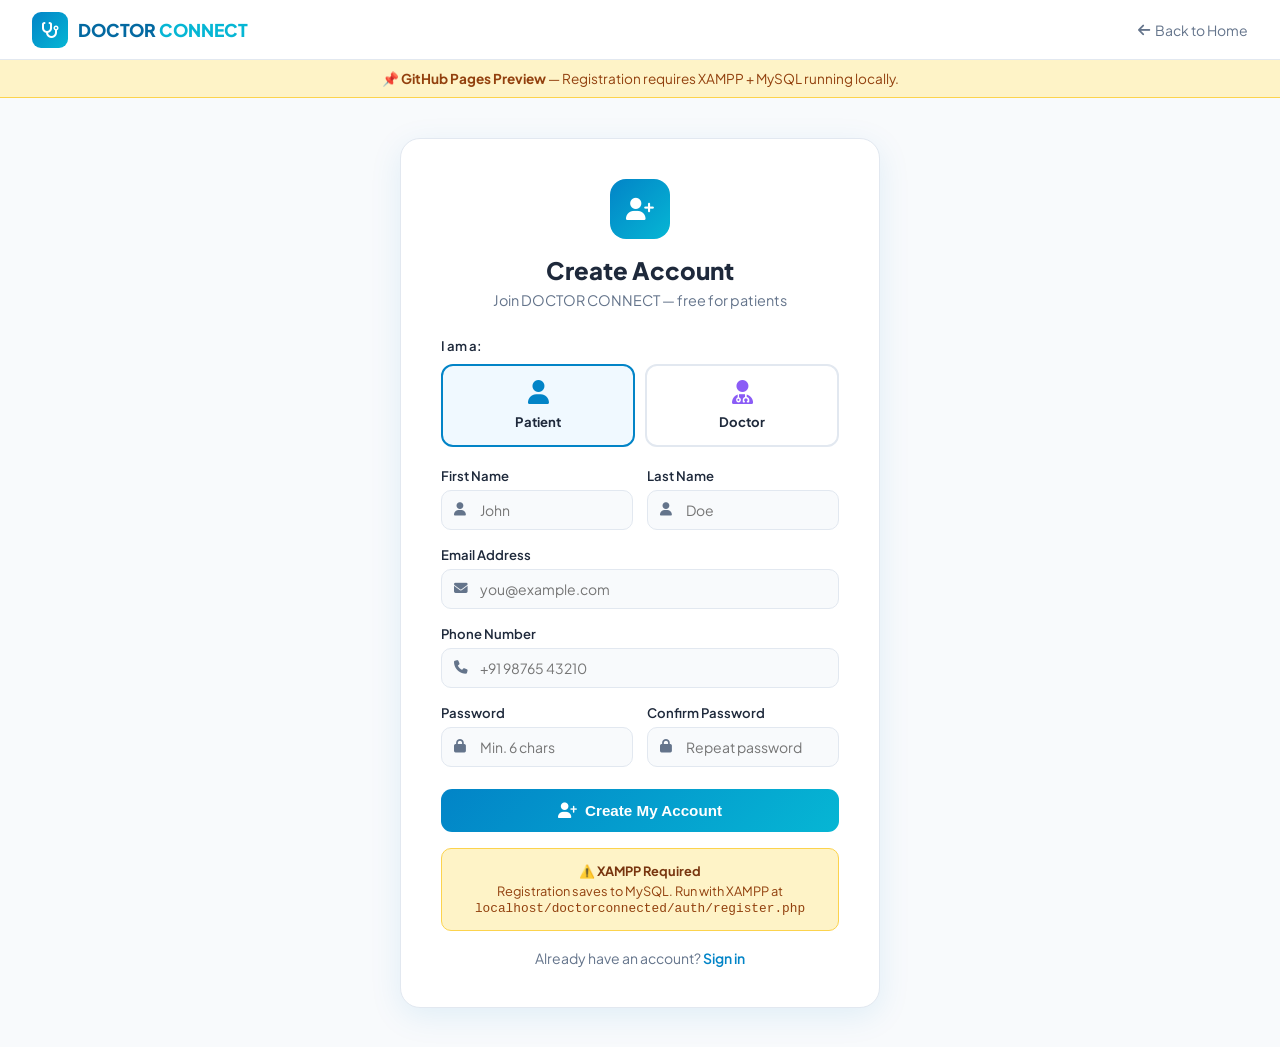
<file: doctorconnected/auth/register.html>
<!DOCTYPE html>
<html lang="en">
<head>
    <meta charset="UTF-8">
    <meta name="viewport" content="width=device-width, initial-scale=1.0">
    <title>Register — DOCTOR CONNECT</title>
    <link href="https://fonts.googleapis.com/css2?family=Plus+Jakarta+Sans:wght@400;500;600;700;800&display=swap" rel="stylesheet">
    <link rel="stylesheet" href="https://cdnjs.cloudflare.com/ajax/libs/font-awesome/6.5.0/css/all.min.css">
    <style>
        *, *::before, *::after { box-sizing: border-box; margin: 0; padding: 0; }
        :root { --primary: #0284c7; --primary-dark: #0369a1; --accent: #06b6d4; --text: #1e293b; --text-muted: #64748b; --border: #e2e8f0; --bg: #f8fafc; }
        body { font-family: 'Plus Jakarta Sans', sans-serif; background: var(--bg); min-height: 100vh; display: flex; flex-direction: column; }

        .topbar { background: rgba(255,255,255,0.95); border-bottom: 1px solid var(--border); padding: 0 2rem; height: 60px; display: flex; align-items: center; justify-content: space-between; }
        .brand { display: flex; align-items: center; gap: 10px; text-decoration: none; }
        .brand-icon { width: 36px; height: 36px; background: linear-gradient(135deg,#0284c7,#06b6d4); border-radius: 9px; display: flex; align-items: center; justify-content: center; }
        .brand-icon i { color: #fff; }
        .brand-text { font-size: 1.1rem; font-weight: 800; color: var(--primary-dark); }
        .brand-text span { color: var(--accent); }
        .back-link { color: var(--text-muted); font-size: 0.875rem; text-decoration: none; display: flex; align-items: center; gap: 5px; }
        .back-link:hover { color: var(--primary); }

        .notice { background: #fef3c7; border-bottom: 1px solid #fcd34d; padding: 10px 2rem; text-align: center; font-size: 0.85rem; color: #92400e; }

        main { flex: 1; display: flex; align-items: center; justify-content: center; padding: 40px 1rem; }
        .card { background: #fff; border: 1px solid var(--border); border-radius: 20px; padding: 40px; width: 100%; max-width: 480px; box-shadow: 0 8px 32px rgba(2,132,199,0.10); }
        .card-header { text-align: center; margin-bottom: 28px; }
        .card-icon { width: 60px; height: 60px; background: linear-gradient(135deg,#0284c7,#06b6d4); border-radius: 16px; display: flex; align-items: center; justify-content: center; margin: 0 auto 16px; }
        .card-icon i { color: #fff; font-size: 1.4rem; }
        .card h1 { font-size: 1.5rem; font-weight: 800; color: var(--text); margin-bottom: 6px; }
        .card p { font-size: 0.9rem; color: var(--text-muted); }

        .form-row { display: grid; grid-template-columns: 1fr 1fr; gap: 14px; }
        .form-group { margin-bottom: 16px; }
        label { display: block; font-size: 0.82rem; font-weight: 600; color: var(--text); margin-bottom: 6px; }
        .input-wrap { position: relative; }
        .input-wrap i { position: absolute; left: 13px; top: 50%; transform: translateY(-50%); color: var(--text-muted); font-size: 0.85rem; }
        input, select {
            width: 100%; padding: 10px 13px 10px 38px; border: 1.5px solid var(--border);
            border-radius: 10px; font-size: 0.875rem; font-family: inherit; color: var(--text); background: var(--bg);
        }
        select { padding-left: 38px; cursor: pointer; }
        input:focus, select:focus { outline: none; border-color: var(--primary); background: #fff; }

        .btn { display: flex; align-items: center; justify-content: center; gap: 8px; width: 100%; padding: 13px; border-radius: 11px; font-weight: 700; font-size: 0.95rem; cursor: pointer; border: none; transition: all .2s; margin-top: 6px; }
        .btn-primary { background: linear-gradient(135deg,#0284c7,#06b6d4); color: #fff; }
        .btn-primary:hover { background: linear-gradient(135deg,#0369a1,#0891b2); transform: translateY(-1px); }

        .xampp-warning { background: #fef3c7; border: 1px solid #fcd34d; border-radius: 10px; padding: 14px; margin-top: 16px; font-size: 0.8rem; color: #92400e; text-align: center; }
        .xampp-warning strong { display: block; margin-bottom: 4px; color: #78350f; }

        .login-link { text-align: center; font-size: 0.875rem; color: var(--text-muted); margin-top: 18px; }
        .login-link a { color: var(--primary); font-weight: 600; text-decoration: none; }
        .login-link a:hover { text-decoration: underline; }

        .role-cards { display: grid; grid-template-columns: 1fr 1fr; gap: 10px; margin-bottom: 20px; }
        .role-card { border: 2px solid var(--border); border-radius: 12px; padding: 14px; text-align: center; cursor: pointer; transition: all .2s; }
        .role-card:hover { border-color: var(--primary); }
        .role-card.active { border-color: var(--primary); background: #f0f9ff; }
        .role-card i { font-size: 1.5rem; margin-bottom: 6px; display: block; }
        .role-card span { font-size: 0.82rem; font-weight: 700; color: var(--text); }

        @media(max-width:480px) { .form-row { grid-template-columns: 1fr; } .role-cards { grid-template-columns: 1fr 1fr; } }
    </style>
</head>
<body>
<div class="topbar">
    <a href="../index.html" class="brand">
        <div class="brand-icon"><i class="fas fa-stethoscope"></i></div>
        <span class="brand-text">DOCTOR <span>CONNECT</span></span>
    </a>
    <a href="../index.html" class="back-link"><i class="fas fa-arrow-left"></i> Back to Home</a>
</div>
<div class="notice">
    <strong>📌 GitHub Pages Preview</strong> — Registration requires XAMPP + MySQL running locally.
</div>

<main>
    <div class="card">
        <div class="card-header">
            <div class="card-icon"><i class="fas fa-user-plus"></i></div>
            <h1>Create Account</h1>
            <p>Join DOCTOR CONNECT — free for patients</p>
        </div>

        <div style="margin-bottom:20px">
            <label style="margin-bottom:10px">I am a:</label>
            <div class="role-cards">
                <div class="role-card active" onclick="selectRole(this,'patient')">
                    <i class="fas fa-user" style="color:#0284c7"></i>
                    <span>Patient</span>
                </div>
                <div class="role-card" onclick="selectRole(this,'doctor')">
                    <i class="fas fa-user-md" style="color:#8b5cf6"></i>
                    <span>Doctor</span>
                </div>
            </div>
        </div>

        <form onsubmit="handleRegister(event)">
            <div class="form-row">
                <div class="form-group">
                    <label>First Name</label>
                    <div class="input-wrap"><i class="fas fa-user"></i><input type="text" placeholder="John"></div>
                </div>
                <div class="form-group">
                    <label>Last Name</label>
                    <div class="input-wrap"><i class="fas fa-user"></i><input type="text" placeholder="Doe"></div>
                </div>
            </div>
            <div class="form-group">
                <label>Email Address</label>
                <div class="input-wrap"><i class="fas fa-envelope"></i><input type="email" placeholder="you@example.com"></div>
            </div>
            <div class="form-group">
                <label>Phone Number</label>
                <div class="input-wrap"><i class="fas fa-phone"></i><input type="text" placeholder="+91 98765 43210"></div>
            </div>
            <div class="form-row">
                <div class="form-group">
                    <label>Password</label>
                    <div class="input-wrap"><i class="fas fa-lock"></i><input type="password" placeholder="Min. 6 chars"></div>
                </div>
                <div class="form-group">
                    <label>Confirm Password</label>
                    <div class="input-wrap"><i class="fas fa-lock"></i><input type="password" placeholder="Repeat password"></div>
                </div>
            </div>
            <button type="submit" class="btn btn-primary"><i class="fas fa-user-plus"></i> Create My Account</button>
        </form>

        <div class="xampp-warning">
            <strong>⚠️ XAMPP Required</strong>
            Registration saves to MySQL. Run with XAMPP at <code>localhost/doctorconnected/auth/register.php</code>
        </div>

        <div class="login-link">Already have an account? <a href="login.html">Sign in</a></div>
    </div>
</main>

<script>
function selectRole(el, role) {
    document.querySelectorAll('.role-card').forEach(c => c.classList.remove('active'));
    el.classList.add('active');
}
function handleRegister(e) {
    e.preventDefault();
    alert('⚠️ Registration requires XAMPP + MySQL.\n\nTo register:\n1. Install XAMPP\n2. Place project in C:\\xampp\\htdocs\\doctorconnected\\\n3. Run setup.php to create the database\n4. Open localhost/doctorconnected/auth/register.php');
}
</script>
</body>
</html>
</file>
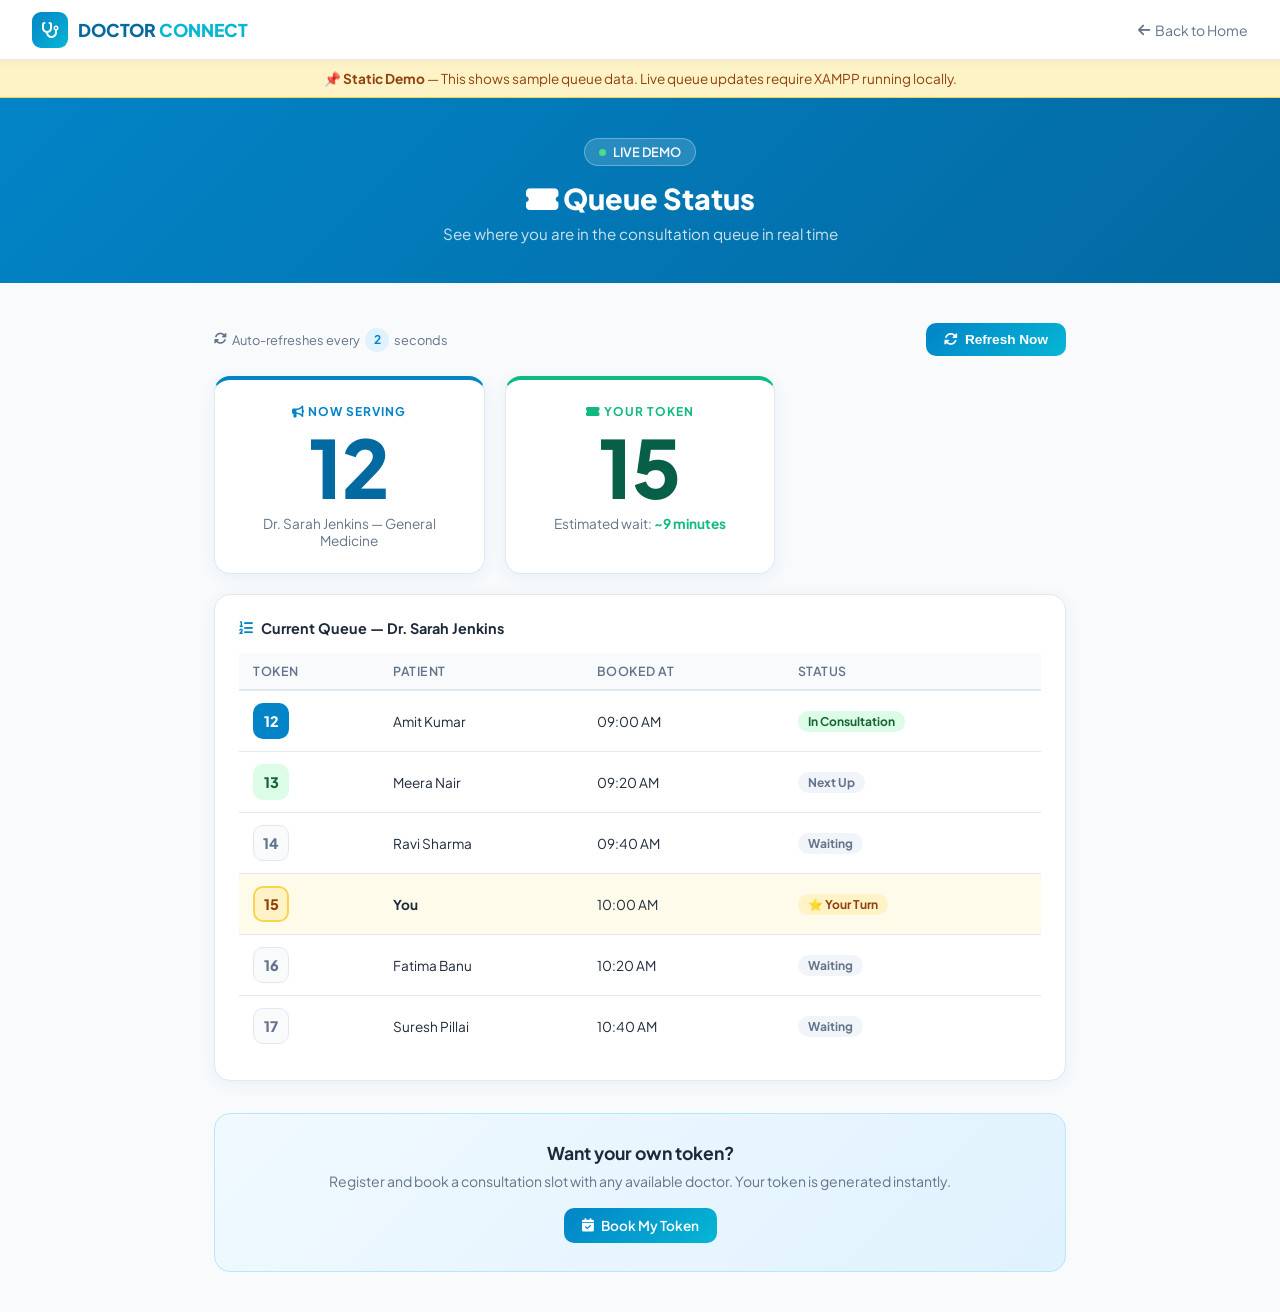
<file: doctorconnected/patient/queue.html>
<!DOCTYPE html>
<html lang="en">
<head>
    <meta charset="UTF-8">
    <meta name="viewport" content="width=device-width, initial-scale=1.0">
    <title>Live Queue Status — DOCTOR CONNECT</title>
    <link href="https://fonts.googleapis.com/css2?family=Plus+Jakarta+Sans:wght@400;500;600;700;800&display=swap" rel="stylesheet">
    <link rel="stylesheet" href="https://cdnjs.cloudflare.com/ajax/libs/font-awesome/6.5.0/css/all.min.css">
    <style>
        *, *::before, *::after { box-sizing: border-box; margin: 0; padding: 0; }
        :root { --primary: #0284c7; --primary-dark: #0369a1; --accent: #06b6d4; --success: #10b981; --warning: #f59e0b; --text: #1e293b; --text-muted: #64748b; --border: #e2e8f0; --bg: #f8fafc; }
        body { font-family: 'Plus Jakarta Sans', sans-serif; background: var(--bg); color: var(--text); min-height: 100vh; }

        .topbar { background: rgba(255,255,255,0.97); border-bottom: 1px solid var(--border); padding: 0 2rem; height: 60px; display: flex; align-items: center; justify-content: space-between; position: sticky; top: 0; z-index: 10; box-shadow: 0 2px 10px rgba(0,0,0,.04); }
        .brand { display: flex; align-items: center; gap: 10px; text-decoration: none; }
        .brand-icon { width: 36px; height: 36px; background: linear-gradient(135deg,#0284c7,#06b6d4); border-radius: 9px; display: flex; align-items: center; justify-content: center; }
        .brand-icon i { color: #fff; }
        .brand-text { font-size: 1.1rem; font-weight: 800; color: var(--primary-dark); }
        .brand-text span { color: var(--accent); }
        .back-link { color: var(--text-muted); font-size: 0.875rem; text-decoration: none; display: flex; align-items: center; gap: 5px; }
        .back-link:hover { color: var(--primary); }

        .notice { background: #fef3c7; border-bottom: 1px solid #fcd34d; padding: 10px 2rem; text-align: center; font-size: 0.85rem; color: #92400e; }

        .hero-bar { background: linear-gradient(135deg,#0284c7,#0369a1); padding: 40px 2rem; text-align: center; color: #fff; }
        .hero-bar h1 { font-size: 1.8rem; font-weight: 800; margin-bottom: 8px; }
        .hero-bar p { font-size: 0.95rem; color: rgba(255,255,255,0.8); }
        .live-badge { display: inline-flex; align-items: center; gap: 7px; background: rgba(255,255,255,0.15); border: 1px solid rgba(255,255,255,0.3); border-radius: 50px; padding: 5px 14px; font-size: 0.8rem; font-weight: 600; margin-bottom: 14px; }
        .live-dot { width: 7px; height: 7px; background: #4ade80; border-radius: 50%; animation: pulse 1.5s infinite; }
        @keyframes pulse { 0%,100%{opacity:1;transform:scale(1)} 50%{opacity:.5;transform:scale(1.4)} }

        .container { max-width: 900px; margin: 0 auto; padding: 40px 1.5rem; }
        .grid { display: grid; grid-template-columns: repeat(auto-fit, minmax(260px, 1fr)); gap: 20px; margin-bottom: 32px; }
        .card { background: #fff; border: 1px solid var(--border); border-radius: 16px; padding: 24px; box-shadow: 0 4px 16px rgba(2,132,199,0.07); }

        .now-serving-card { text-align: center; border-top: 4px solid var(--primary); }
        .ns-label { font-size: 0.75rem; font-weight: 700; text-transform: uppercase; letter-spacing: 1px; color: var(--primary); margin-bottom: 8px; }
        .ns-num { font-size: 5rem; font-weight: 800; color: var(--primary-dark); line-height: 1; }
        .ns-doctor { font-size: 0.85rem; color: var(--text-muted); margin-top: 8px; }

        .your-token-card { text-align: center; border-top: 4px solid var(--success); }
        .yt-label { font-size: 0.75rem; font-weight: 700; text-transform: uppercase; letter-spacing: 1px; color: var(--success); margin-bottom: 8px; }
        .yt-num { font-size: 5rem; font-weight: 800; color: #065f46; line-height: 1; }
        .yt-wait { font-size: 0.85rem; color: var(--text-muted); margin-top: 8px; }
        .yt-wait strong { color: var(--success); }

        .queue-list-card { grid-column: 1 / -1; }
        .queue-list-title { font-size: 0.9rem; font-weight: 700; color: var(--text); margin-bottom: 16px; display: flex; align-items: center; gap: 8px; }
        .queue-table { width: 100%; border-collapse: collapse; font-size: 0.85rem; }
        .queue-table th { text-align: left; padding: 10px 14px; background: var(--bg); color: var(--text-muted); font-weight: 600; font-size: 0.78rem; text-transform: uppercase; letter-spacing: 0.5px; border-bottom: 2px solid var(--border); }
        .queue-table td { padding: 12px 14px; border-bottom: 1px solid var(--border); color: var(--text); }
        .queue-table tr:last-child td { border-bottom: none; }
        .queue-table tr:hover td { background: #f8fafc; }
        .token-badge { display: inline-flex; align-items: center; justify-content: center; width: 36px; height: 36px; border-radius: 10px; font-weight: 800; font-size: 0.9rem; }
        .token-current { background: var(--primary); color: #fff; }
        .token-next { background: #dcfce7; color: #166534; }
        .token-waiting { background: var(--bg); color: var(--text-muted); border: 1px solid var(--border); }
        .token-yours { background: #fef3c7; color: #92400e; border: 2px solid #fcd34d; }
        .status-pill { display: inline-block; padding: 3px 10px; border-radius: 50px; font-size: 0.75rem; font-weight: 700; }
        .status-active { background: #dcfce7; color: #166534; }
        .status-waiting { background: #f1f5f9; color: var(--text-muted); }
        .status-yours { background: #fef3c7; color: #92400e; }

        .refresh-bar { display: flex; align-items: center; justify-content: space-between; margin-bottom: 20px; }
        .refresh-info { font-size: 0.8rem; color: var(--text-muted); display: flex; align-items: center; gap: 5px; }
        .refresh-countdown { display: inline-flex; align-items: center; justify-content: center; width: 24px; height: 24px; background: var(--primary-light,#e0f2fe); border-radius: 50%; font-size: 0.75rem; font-weight: 700; color: var(--primary); }
        .btn { display: inline-flex; align-items: center; gap: 7px; padding: 9px 18px; border-radius: 10px; font-weight: 600; font-size: 0.85rem; text-decoration: none; cursor: pointer; border: none; transition: all .2s; }
        .btn-primary { background: linear-gradient(135deg,#0284c7,#06b6d4); color: #fff; }
        .btn-primary:hover { transform: translateY(-1px); box-shadow: 0 4px 14px rgba(2,132,199,0.3); }

        .cta-box { background: linear-gradient(135deg,#f0f9ff,#e0f2fe); border: 1px solid #bae6fd; border-radius: 16px; padding: 28px; text-align: center; margin-top: 8px; }
        .cta-box h3 { font-size: 1.1rem; font-weight: 700; color: var(--text); margin-bottom: 8px; }
        .cta-box p { font-size: 0.875rem; color: var(--text-muted); margin-bottom: 18px; }
    </style>
</head>
<body>
<div class="topbar">
    <a href="../index.html" class="brand">
        <div class="brand-icon"><i class="fas fa-stethoscope"></i></div>
        <span class="brand-text">DOCTOR <span>CONNECT</span></span>
    </a>
    <a href="../index.html" class="back-link"><i class="fas fa-arrow-left"></i> Back to Home</a>
</div>
<div class="notice">
    <strong>📌 Static Demo</strong> — This shows sample queue data. Live queue updates require XAMPP running locally.
</div>

<div class="hero-bar">
    <div class="live-badge"><span class="live-dot"></span> LIVE DEMO</div>
    <h1><i class="fas fa-ticket-alt"></i> Queue Status</h1>
    <p>See where you are in the consultation queue in real time</p>
</div>

<div class="container">
    <div class="refresh-bar">
        <div class="refresh-info">
            <i class="fas fa-sync-alt"></i>
            Auto-refreshes every <span class="refresh-countdown" id="countdown">3</span> seconds
        </div>
        <button class="btn btn-primary" onclick="animateRefresh()"><i class="fas fa-sync-alt"></i> Refresh Now</button>
    </div>

    <div class="grid">
        <!-- Now Serving -->
        <div class="card now-serving-card">
            <div class="ns-label"><i class="fas fa-bullhorn"></i> Now Serving</div>
            <div class="ns-num" id="nowServing">12</div>
            <div class="ns-doctor">Dr. Sarah Jenkins — General Medicine</div>
        </div>

        <!-- Your Token -->
        <div class="card your-token-card">
            <div class="yt-label"><i class="fas fa-ticket-alt"></i> Your Token</div>
            <div class="yt-num">15</div>
            <div class="yt-wait">Estimated wait: <strong>~9 minutes</strong></div>
        </div>

        <!-- Queue List -->
        <div class="card queue-list-card">
            <div class="queue-list-title"><i class="fas fa-list-ol" style="color:var(--primary)"></i> Current Queue — Dr. Sarah Jenkins</div>
            <table class="queue-table">
                <thead>
                    <tr>
                        <th>Token</th>
                        <th>Patient</th>
                        <th>Booked At</th>
                        <th>Status</th>
                    </tr>
                </thead>
                <tbody>
                    <tr>
                        <td><span class="token-badge token-current">12</span></td>
                        <td>Amit Kumar</td>
                        <td>09:00 AM</td>
                        <td><span class="status-pill status-active">In Consultation</span></td>
                    </tr>
                    <tr>
                        <td><span class="token-badge token-next">13</span></td>
                        <td>Meera Nair</td>
                        <td>09:20 AM</td>
                        <td><span class="status-pill status-waiting">Next Up</span></td>
                    </tr>
                    <tr>
                        <td><span class="token-badge token-waiting">14</span></td>
                        <td>Ravi Sharma</td>
                        <td>09:40 AM</td>
                        <td><span class="status-pill status-waiting">Waiting</span></td>
                    </tr>
                    <tr style="background:#fffbeb">
                        <td><span class="token-badge token-yours">15</span></td>
                        <td><strong>You</strong></td>
                        <td>10:00 AM</td>
                        <td><span class="status-pill status-yours">⭐ Your Turn</span></td>
                    </tr>
                    <tr>
                        <td><span class="token-badge token-waiting">16</span></td>
                        <td>Fatima Banu</td>
                        <td>10:20 AM</td>
                        <td><span class="status-pill status-waiting">Waiting</span></td>
                    </tr>
                    <tr>
                        <td><span class="token-badge token-waiting">17</span></td>
                        <td>Suresh Pillai</td>
                        <td>10:40 AM</td>
                        <td><span class="status-pill status-waiting">Waiting</span></td>
                    </tr>
                </tbody>
            </table>
        </div>
    </div>

    <div class="cta-box">
        <h3>Want your own token?</h3>
        <p>Register and book a consultation slot with any available doctor. Your token is generated instantly.</p>
        <a href="../auth/register.html" class="btn btn-primary"><i class="fas fa-calendar-check"></i> Book My Token</a>
    </div>
</div>

<script>
    let count = 3;
    let nowServing = 12;
    setInterval(() => {
        count--;
        document.getElementById('countdown').textContent = count;
        if (count <= 0) {
            count = 3;
            // Simulate queue advancing occasionally
            if (Math.random() > 0.7 && nowServing < 14) {
                nowServing++;
                document.getElementById('nowServing').textContent = nowServing;
            }
        }
    }, 1000);

    function animateRefresh() {
        const btn = event.target.closest('button');
        btn.innerHTML = '<i class="fas fa-spinner fa-spin"></i> Refreshing...';
        setTimeout(() => { btn.innerHTML = '<i class="fas fa-sync-alt"></i> Refresh Now'; }, 800);
    }
</script>
</body>
</html>
</file>
